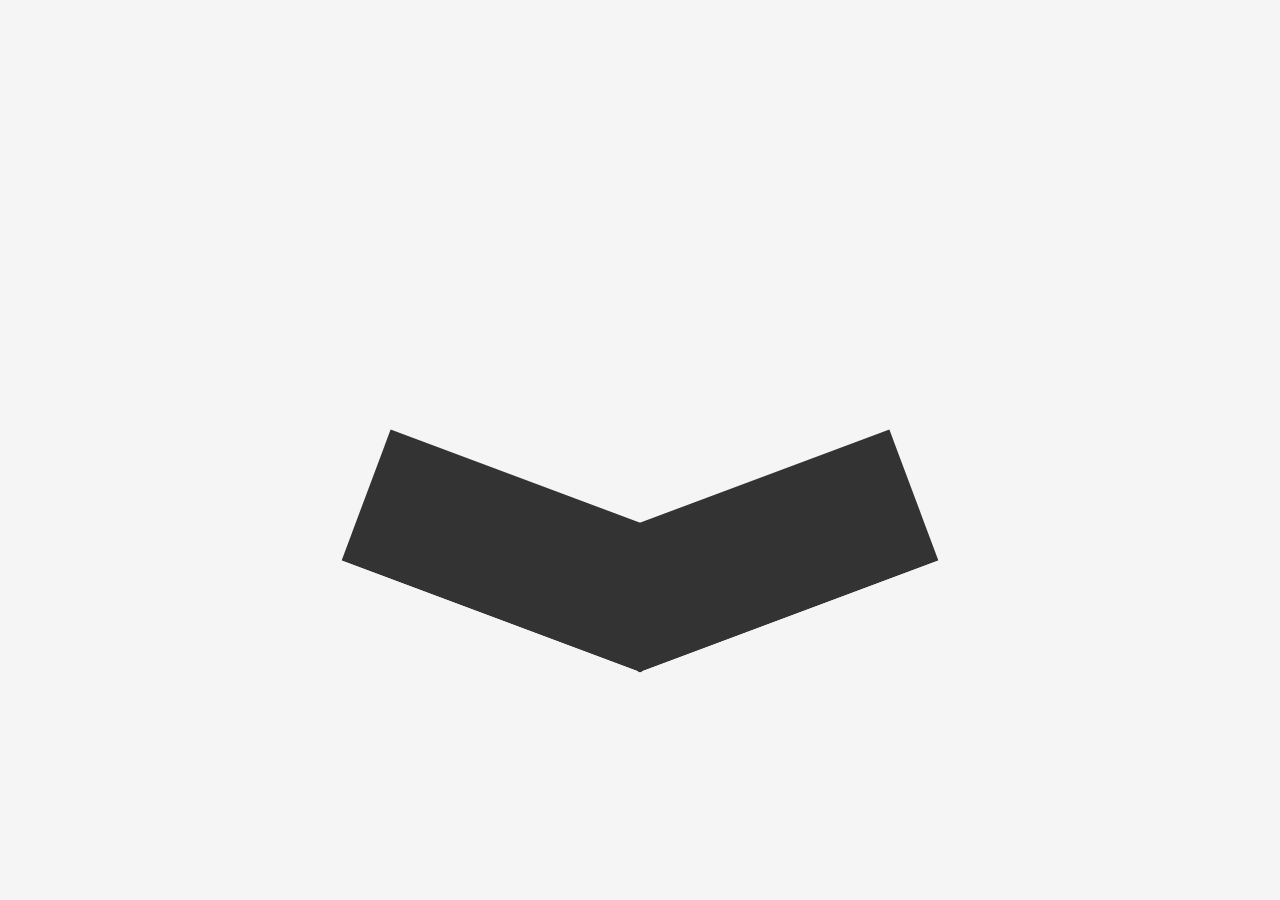
<file: index.html>
<!DOCTYPE html>
<html lang="en">

<head>
    <meta charset="UTF-8" />
    <meta name="viewport" content="width=device-width, initial-scale=1.0" />

    <!-- Fav Icon -->
    <link rel="icon" type="image/png" href="./assets/images/glgmnhs logo.png" />

    <title>GLGMNHS | MOCK-UP</title>

    <!-- Link of Style CSS -->
    <link rel="stylesheet" href="./assets/css/style.css" />
</head>

<body>

    <div class="loader">
        <div class="box box0">
            <div></div>
        </div>
        <div class="box box1">
            <div></div>
        </div>
        <div class="box box2">
            <div></div>
        </div>
        <div class="box box3">
            <div></div>
        </div>
        <div class="box box4">
            <div></div>
        </div>
        <div class="box box5">
            <div></div>
        </div>
        <div class="box box6">
            <div></div>
        </div>
        <div class="box box7">
            <div></div>
        </div>
        <div class="ground">
            <div></div>
        </div>
    </div>

    <!-- To Avoid Copying the Code -->
    <script src="./assets/js/script.js"></script>

    <!-- Loading JavaScript -->
    <script src="./assets/js/loading.js"></script>

</body>

</html>
</file>
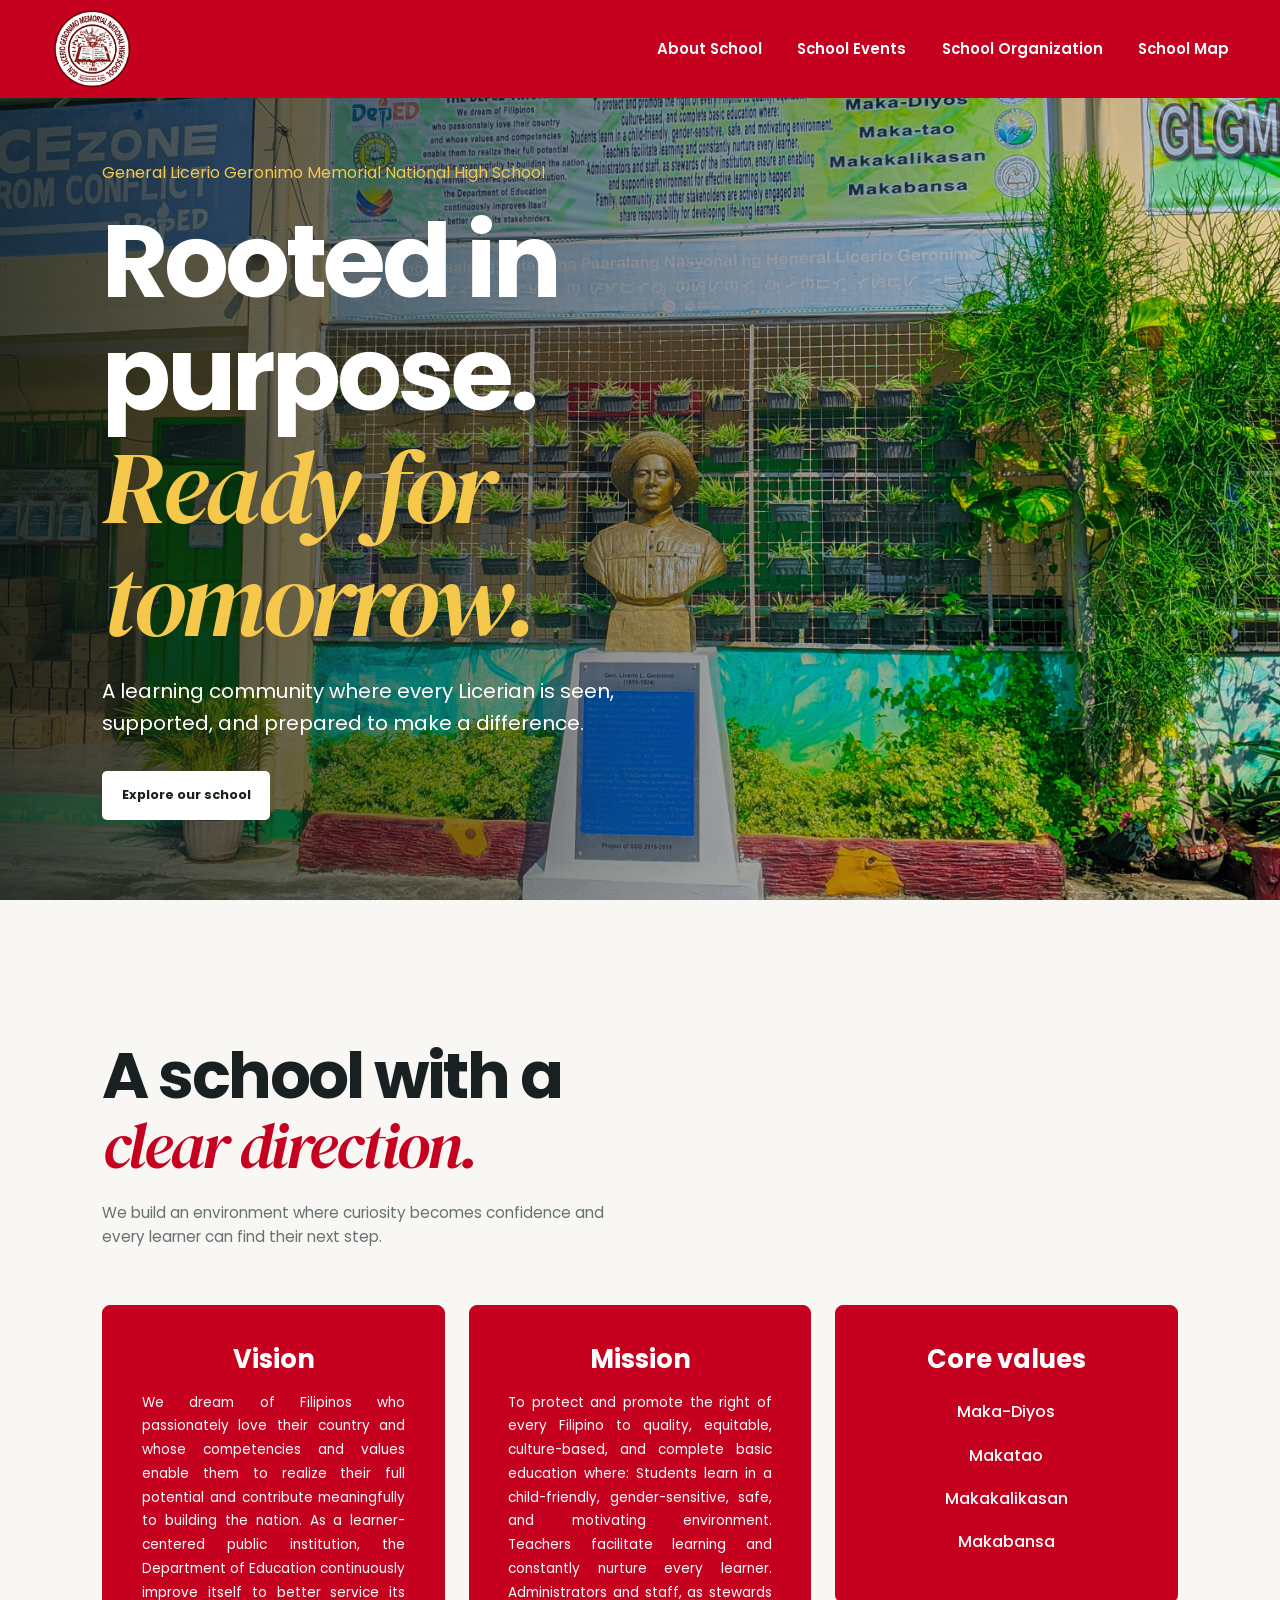
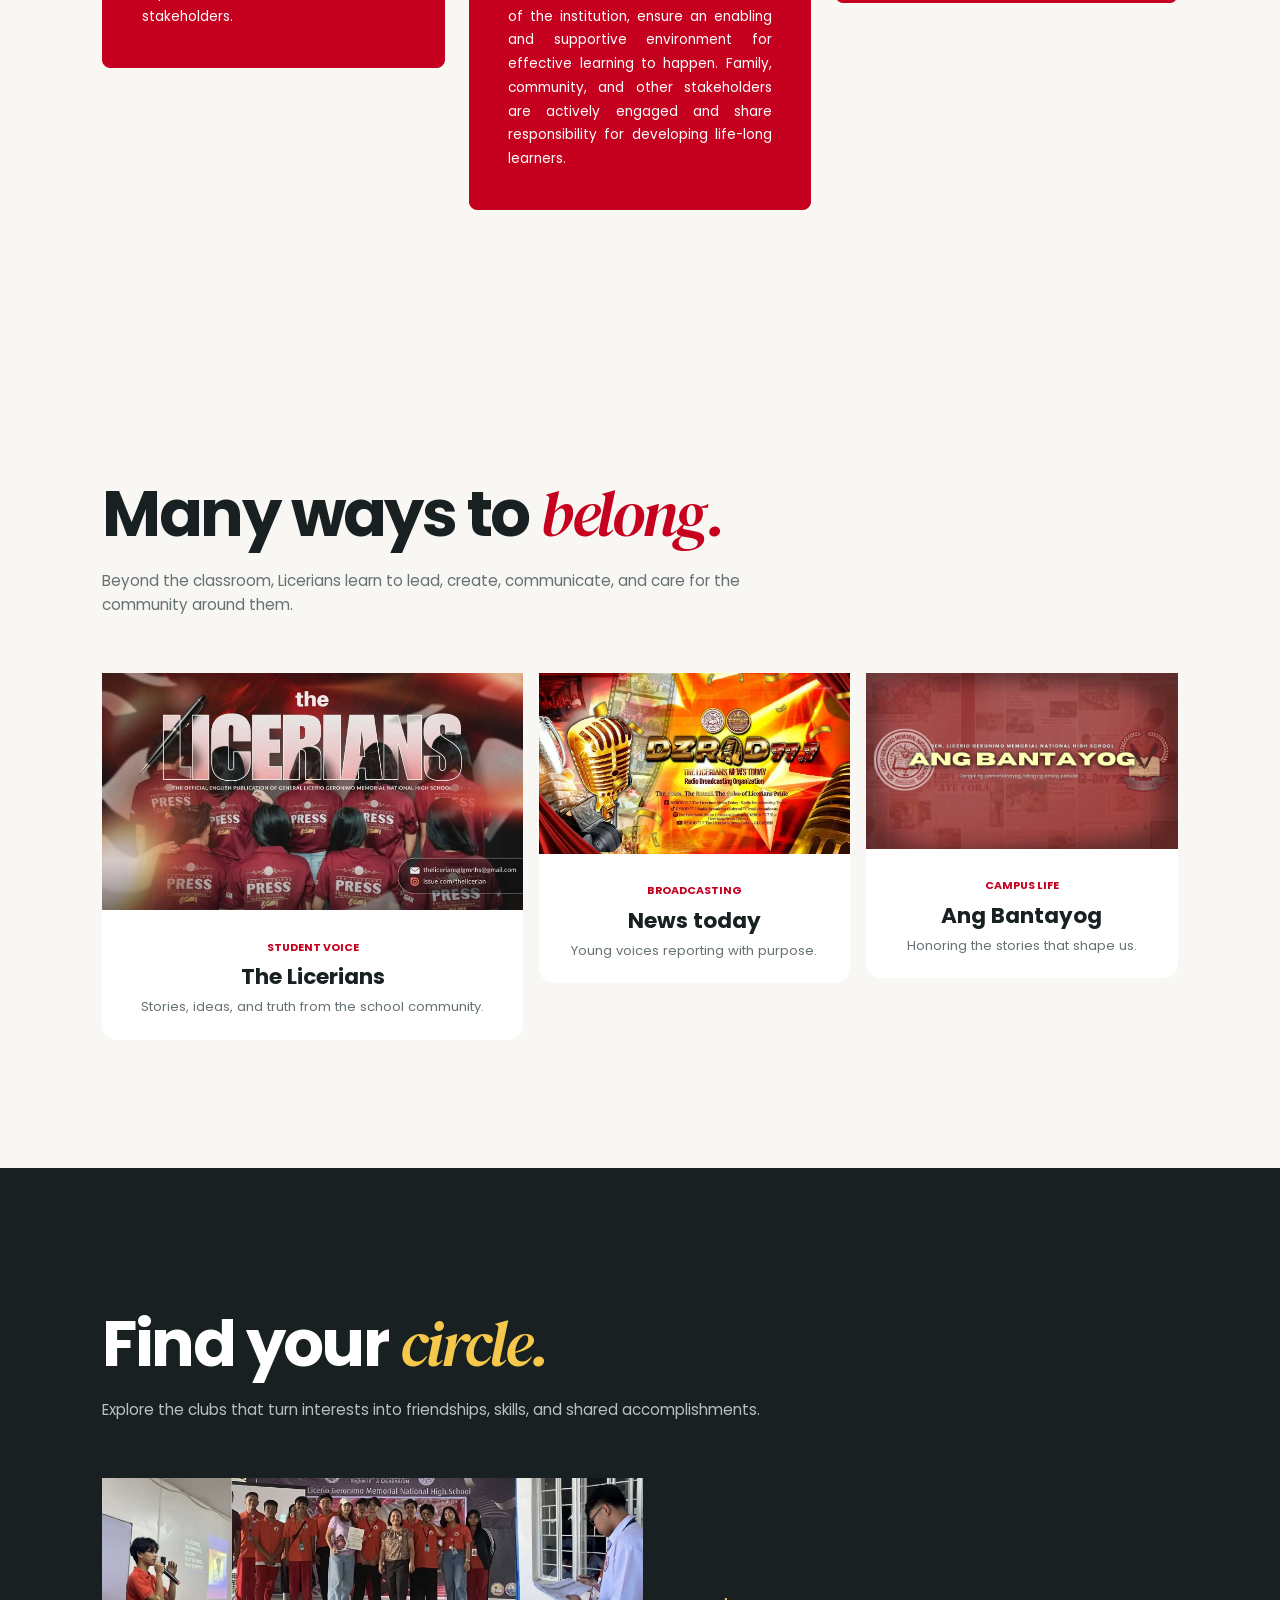
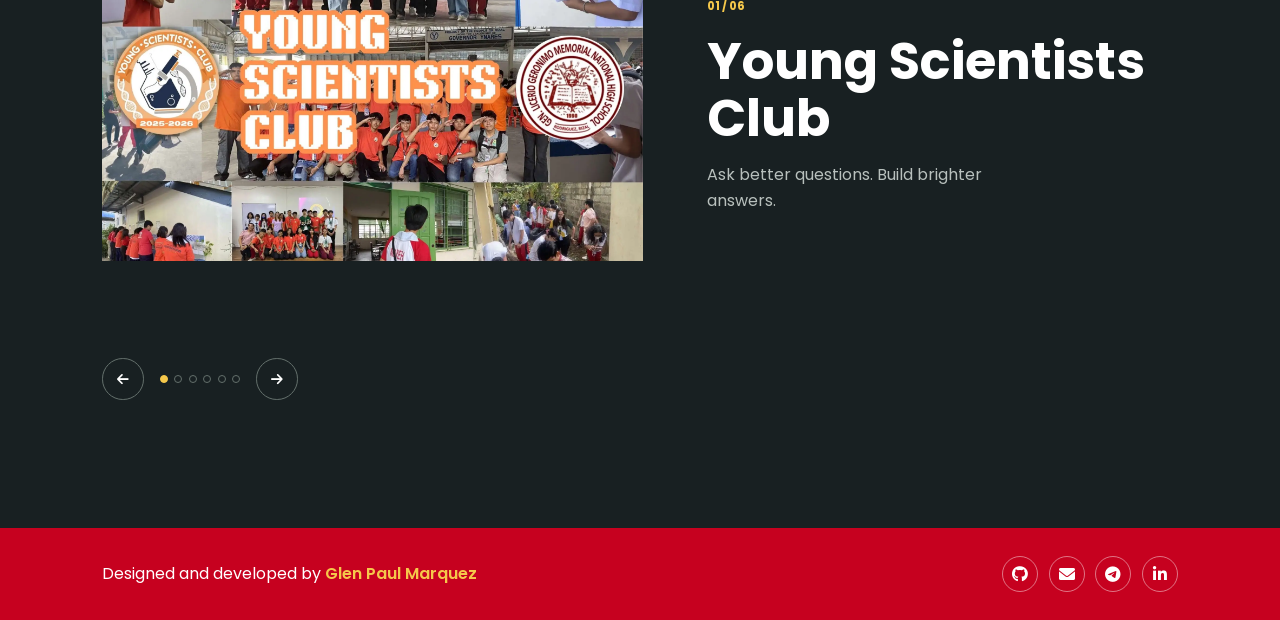
<file: assets/pages/landing-page.html>
<!DOCTYPE html>
<html lang="en">
<head>
    <meta charset="UTF-8" />
    <meta name="viewport" content="width=device-width, initial-scale=1.0" />
    <title>GLGMNHS | MOCK-UP</title>

    <!-- Fav Icon -->
    <link rel="icon" type="image/png" href="../images/glgmnhs logo.png" />

    <!-- CSS Link -->
    <link rel="stylesheet" href="../css/landing-page.css" />

    <!-- Poppins and DM Serif Display fonts from Google Font -->
    <link rel="preconnect" href="https://fonts.googleapis.com" />
    <link rel="preconnect" href="https://fonts.gstatic.com" crossorigin />
    <link
        href="https://fonts.googleapis.com/css2?family=DM+Serif+Display:ital@0;1&family=Poppins:wght@400;500;600;700;800&display=swap"
        rel="stylesheet" />

    <!-- Font Awesome Icons -->
    <link rel="stylesheet" href="https://cdnjs.cloudflare.com/ajax/libs/font-awesome/6.0.0-beta3/css/all.min.css" />
</head>

<body>
    <!-- Header -->
    <header>
        <!-- Navigation Bar -->
        <nav class="nav-bar" aria-label="Main navigation">
            <!-- Logo -->
            <a href="#hero-section" class="brand" aria-label="GLGMNHS home"><img src="../images/glgmnhs logo.png"
                    alt="GLGMNHS logo" class="logo" /></a>

            <ul class="nav-links" id="primary-navigation">
                <li><a href="#about-school">About School</a></li>
                <li><a href="#school-events">School Events</a></li>
                <li><a href="#school-organization">School Organization</a></li>
                <li><a href="../documents/school-map.pdf" target="_blank">School Map</a></li>
            </ul>

            <button class="menu-toggle" type="button" aria-expanded="false" aria-controls="primary-navigation">
                <span class="sr-only">Open navigation menu</span>
                <i class="fa-solid fa-bars" aria-hidden="true"></i>
            </button>
        </nav>
    </header>

    <!-- Main Content -->
    <main>
        <section id="hero-section" class="hero-section">
            <div class="hero-content">
                <p class="eyebrow">General Licerio Geronimo Memorial National High School</p>
                <h1>Rooted in purpose.<br /><em>Ready for tomorrow.</em></h1>
                <p class="hero-description">A learning community where every Licerian is seen, supported, and prepared
                    to make a difference.</p>
                <a href="#about-school" class="button button-light">Explore our school</a>
            </div>
        </section>

        <section id="about-school">
            <div class="section-heading">
                <h2>A school with a<br /><em>clear direction.</em></h2>
                <p>We build an environment where curiosity becomes confidence and every learner can find their next
                    step.</p>
            </div>

            <div class="about-grid">
                <article class="statement-card statement-card-featured">
                    <h3>Vision</h3>
                    <p>We dream of Filipinos
                       who passionately love their country
                       and whose competencies and values
                       enable them to realize their full potential
                       and contribute meaningfully to building the nation.

                       As a learner-centered public institution,
                       the Department of Education continuously improve itself
                       to better service its stakeholders.

                    </p>
                </article>

                <article class="statement-card">
                    <h3>Mission</h3>
                    <p>To protect and promote the right of every Filipino to quality, equitable, culture-based, and complete basic education where:

                    Students learn in a child-friendly, gender-sensitive, safe, and motivating environment.
                    Teachers facilitate learning and constantly nurture every learner.
                    Administrators and staff, as stewards of the institution, ensure an enabling and supportive environment for effective learning to happen.
                    Family, community, and other stakeholders are actively engaged and share responsibility for developing life-long learners.
                    </p>
                </article>

                <article class="statement-card values-card">
                    <h3>Core values</h3>
                    <ul class="values-list">
                        <li><span>Maka-Diyos</span></li>
                        <li><span>Makatao</span></li>
                        <li><span>Makakalikasan</span></li>
                        <li><span>Makabansa</span></li>
                    </ul>
                </article>
            </div>
        </section>

        <section id="school-events">
            <div class="section-heading section-heading-wide">
                <h2>Many ways to <em>belong.</em></h2>
                <p>Beyond the classroom, Licerians learn to lead, create, communicate, and care for the community around
                    them.</p>
            </div>

            <div class="events-grid">
                <a class="event-card event-card-large" href="https://www.facebook.com/profile.php?id=61552173031546" target="_blank"
                    rel="noopener noreferrer" aria-label="Visit The Licerians on Facebook">
                    <img src="../images/The Licerians.webp" alt="The Licerians student publication" />
                    <div class="event-card-content"><span class="event-tag">Student voice</span>
                        <h3>The Licerians</h3>
                        <p>Stories, ideas, and truth from the school community.</p>
                    </div>
                </a>

                <a class="event-card" href="https://www.facebook.com/dzrod77.7" target="_blank" rel="noopener noreferrer"
                    aria-label="Visit News Today on Facebook">
                    <img src="../images/DZROD 77.7 The Licerians News Today - Radio Broadcasting Team.webp"
                        alt="The Licerians radio broadcasting team" />
                    <div class="event-card-content"><span class="event-tag">Broadcasting</span>
                        <h3>News today</h3>
                        <p>Young voices reporting with purpose.</p>
                    </div>
                </a>
                
                <a class="event-card" href="https://www.facebook.com/profile.php?id=100087001908564" target="_blank" rel="noopener noreferrer"
                    aria-label="Visit Ang Bantayog on Facebook">
                    <img src="../images/Glgmnhs - Ang Bantayog.webp" alt="GLGMNHS Ang Bantayog activity" />
                    <div class="event-card-content"><span class="event-tag">Campus life</span>
                        <h3>Ang Bantayog</h3>
                        <p>Honoring the stories that shape us.</p>
                    </div>
                </a>
            </div>
        </section>

        <section id="school-organization">

            <div class="section-heading section-heading-wide">
                <h2>Find your <em>circle.</em></h2>
                <p>Explore the clubs that turn interests into friendships, skills, and shared accomplishments.</p>
            </div>

            <div class="organization-carousel" aria-label="Student organizations carousel">

                <div class="carousel-track">
                    <a class="organization-slide is-active" href="https://www.facebook.com/profile.php?id=61551545549921" target="_blank"
                        rel="noopener noreferrer" aria-label="Visit Young Scientists Club on Facebook"><img
                            src="../images/Glgmnhs - Young Scientists Club.webp" alt="Young Scientists Club" />
                        <div><span>01 / 06</span>
                            <h3>Young Scientists Club</h3>
                            <p>Ask better questions. Build brighter answers.</p>
                        </div>
                    </a>

                    <a class="organization-slide" href="https://www.facebook.com/profile.php?id=61553235361450" target="_blank"
                        rel="noopener noreferrer" aria-label="Visit Pythagoras Society on Facebook"><img
                            src="../images/Glgmnhs - Pythagoras Society.webp"
                            alt="Pythagoras Society" />
                        <div><span>02 / 06</span>
                            <h3>Pythagoras Society</h3>
                            <p>Make sense of the world, one problem at a time.</p>
                        </div>
                    </a>

                    <a class="organization-slide" href="https://www.facebook.com/profile.php?id=61551728897464" target="_blank"
                        rel="noopener noreferrer" aria-label="Visit Licerian Arts Club on Facebook"><img
                            src="../images/Licerian Arts Club.webp"
                            alt="Licerian Arts Club" />
                        <div><span>03 / 06</span>
                            <h3>Licerian Arts Club</h3>
                            <p>Turn imagination into something others can feel.</p>
                        </div>
                    </a>

                    <a class="organization-slide" href="https://www.facebook.com/profile.php?id=61554209640082" target="_blank"
                        rel="noopener noreferrer" aria-label="Visit Future Home Makers on Facebook"><img
                            src="../images/Glgmnhs - Future Home Makers Society -Club.webp"
                            alt="Future Home Makers Society" />
                        <div><span>04 / 06</span>
                            <h3>Future Home Makers</h3>
                            <p>Practical creativity for everyday life.</p>
                        </div>
                    </a>

                    <a class="organization-slide" href="https://www.facebook.com/glgmnhsyfc" target="_blank"
                        rel="noopener noreferrer" aria-label="Visit Young Farmers Club on Facebook"><img
                            src="../images/Glgmnhs - Young Farmers Club.webp"
                            alt="Young Farmers Club" />
                        <div><span>05 / 06</span>
                            <h3>Young Farmers Club</h3>
                            <p>Grow stewardship from the ground up.</p>
                        </div>
                    </a>

                    <a class="organization-slide" href="https://www.facebook.com/profile.php?id=61550994742163" target="_blank"
                        rel="noopener noreferrer" aria-label="Visit Barkada Kontra Droga on Facebook"><img
                            src="../images/Glgmnhs - Barkada Kontra Droga.webp"
                            alt="Barkada Kontra Droga" />
                        <div><span>06 / 06</span>
                            <h3>Barkada Kontra Droga</h3>
                            <p>Choose a healthy path together.</p>
                        </div>
                    </a>
                </div>
                <div class="carousel-controls"><button class="carousel-button" type="button"
                        aria-label="Previous organization"><i class="fa-solid fa-arrow-left"
                            aria-hidden="true"></i></button>
                    <div class="carousel-dots" role="tablist" aria-label="Choose an organization"></div><button
                        class="carousel-button" type="button" aria-label="Next organization"><i
                            class="fa-solid fa-arrow-right" aria-hidden="true"></i></button>
                </div>
            </div>
        </section>
    </main>

    <footer class="site-footer">
        <div class="footer-content">
            <p>Designed and developed by <strong>Glen Paul Marquez</strong></p>

            <nav class="footer-social" aria-label="Contact and social links">
                <a href="https://github.com/glnplmrqz" target="_blank" rel="noopener noreferrer" aria-label="GitHub">
                    <i class="fa-brands fa-github" aria-hidden="true"></i>
                </a>
                <a href="mailto:glenpaulmarquez01@gmail.com" aria-label="Email Glen Paul Marquez">
                    <i class="fa-solid fa-envelope" aria-hidden="true"></i>
                </a>
                <a href="https://t.me/glnplmrqz" target="_blank" rel="noopener noreferrer" aria-label="Telegram">
                    <i class="fa-brands fa-telegram" aria-hidden="true"></i>
                </a>
                <a href="https://www.linkedin.com/in/glnplmrqz" target="_blank" rel="noopener noreferrer" aria-label="LinkedIn">
                    <i class="fa-brands fa-linkedin-in" aria-hidden="true"></i>
                </a>
            </nav>
        </div>
    </footer>
    <script src="../js/script.js"></script>
    <script src="../js/navigation.js"></script>
    <script src="../js/carousel.js"></script>
</body>

</html>
</file>
<file: assets/css/style.css>
* {
    margin: 0;
    padding: 0;
    box-sizing: border-box;
}

body {
  background-color: #f5f5f5;
  min-height: 100vh;
  display: flex;
  justify-content: center;
  align-items: center;
}
 
.loader {
  --duration: 3s;
  --primary: #c6011f;
  --primary-light: #c6011f;
  --primary-rgba: rgba(39, 94, 254, 0);
  width: 200px;
  height: 320px;
  position: relative;
  transform-style: preserve-3d;
}

@media (max-width: 480px) {
  .loader {
    zoom: 0.44;
  }
}

.loader:before, .loader:after {
  --r: 20.5deg;
  content: "";
  width: 320px;
  height: 140px;
  position: absolute;
  right: 32%;
  bottom: -11px;
  background: #333;
  transform: translateZ(200px) rotate(var(--r));
  -webkit-animation: mask var(--duration) linear forwards infinite;
  animation: mask var(--duration) linear forwards infinite;
}

.loader:after {
  --r: -20.5deg;
  right: auto;
  left: 32%;
}

.loader .ground {
  position: absolute;
  left: -50px;
  bottom: -120px;
  transform-style: preserve-3d;
  transform: rotateY(-47deg) rotateX(-15deg) rotateZ(15deg) scale(1);
}

.loader .ground div {
  transform: rotateX(90deg) rotateY(0deg) translate(-48px, -120px) translateZ(100px) scale(0);
  width: 200px;
  height: 200px;
  background: var(--primary);
  background: linear-gradient(45deg, var(--primary) 0%, var(--primary) 50%, var(--primary-light) 50%, var(--primary-light) 100%);
  transform-style: preserve-3d;
  -webkit-animation: ground var(--duration) linear forwards infinite;
  animation: ground var(--duration) linear forwards infinite;
}

.loader .ground div:before, .loader .ground div:after {
  --rx: 90deg;
  --ry: 0deg;
  --x: 44px;
  --y: 162px;
  --z: -50px;
  content: "";
  width: 156px;
  height: 300px;
  opacity: 0;
  background: linear-gradient(var(--primary), var(--primary-rgba));
  position: absolute;
  transform: rotateX(var(--rx)) rotateY(var(--ry)) translate(var(--x), var(--y)) translateZ(var(--z));
  -webkit-animation: ground-shine var(--duration) linear forwards infinite;
  animation: ground-shine var(--duration) linear forwards infinite;
}

.loader .ground div:after {
  --rx: 90deg;
  --ry: 90deg;
  --x: 0;
  --y: 177px;
  --z: 150px;
}

.loader .box {
  --x: 0;
  --y: 0;
  position: absolute;
  -webkit-animation: var(--duration) linear forwards infinite;
  animation: var(--duration) linear forwards infinite;
  transform: translate(var(--x), var(--y));
}

.loader .box div {
  background-color: var(--primary);
  width: 48px;
  height: 48px;
  position: relative;
  transform-style: preserve-3d;
  -webkit-animation: var(--duration) ease forwards infinite;
  animation: var(--duration) ease forwards infinite;
  transform: rotateY(-47deg) rotateX(-15deg) rotateZ(15deg) scale(0);
}

.loader .box div:before, .loader .box div:after {
  --rx: 90deg;
  --ry: 0deg;
  --z: 24px;
  --y: -24px;
  --x: 0;
  content: "";
  position: absolute;
  background-color: inherit;
  width: inherit;
  height: inherit;
  transform: rotateX(var(--rx)) rotateY(var(--ry)) translate(var(--x), var(--y)) translateZ(var(--z));
  filter: brightness(var(--b, 1.2));
}

.loader .box div:after {
  --rx: 0deg;
  --ry: 90deg;
  --x: 24px;
  --y: 0;
  --b: 1.4;
}

.loader .box.box0 {
  --x: -220px;
  --y: -120px;
  left: 58px;
  top: 108px;
}

.loader .box.box1 {
  --x: -260px;
  --y: 120px;
  left: 25px;
  top: 120px;
}

.loader .box.box2 {
  --x: 120px;
  --y: -190px;
  left: 58px;
  top: 64px;
}

.loader .box.box3 {
  --x: 280px;
  --y: -40px;
  left: 91px;
  top: 120px;
}

.loader .box.box4 {
  --x: 60px;
  --y: 200px;
  left: 58px;
  top: 132px;
}

.loader .box.box5 {
  --x: -220px;
  --y: -120px;
  left: 25px;
  top: 76px;
}

.loader .box.box6 {
  --x: -260px;
  --y: 120px;
  left: 91px;
  top: 76px;
}

.loader .box.box7 {
  --x: -240px;
  --y: 200px;
  left: 58px;
  top: 87px;
}

.loader .box0 {
  -webkit-animation-name: box-move0;
  animation-name: box-move0;
}

.loader .box0 div {
  -webkit-animation-name: box-scale0;
  animation-name: box-scale0;
}

.loader .box1 {
  -webkit-animation-name: box-move1;
  animation-name: box-move1;
}

.loader .box1 div {
  -webkit-animation-name: box-scale1;
  animation-name: box-scale1;
}

.loader .box2 {
  -webkit-animation-name: box-move2;
  animation-name: box-move2;
}

.loader .box2 div {
  -webkit-animation-name: box-scale2;
  animation-name: box-scale2;
}

.loader .box3 {
  -webkit-animation-name: box-move3;
  animation-name: box-move3;
}

.loader .box3 div {
  -webkit-animation-name: box-scale3;
  animation-name: box-scale3;
}

.loader .box4 {
  -webkit-animation-name: box-move4;
  animation-name: box-move4;
}

.loader .box4 div {
  -webkit-animation-name: box-scale4;
  animation-name: box-scale4;
}

.loader .box5 {
  -webkit-animation-name: box-move5;
  animation-name: box-move5;
}

.loader .box5 div {
  -webkit-animation-name: box-scale5;
  animation-name: box-scale5;
}

.loader .box6 {
  -webkit-animation-name: box-move6;
  animation-name: box-move6;
}

.loader .box6 div {
  -webkit-animation-name: box-scale6;
  animation-name: box-scale6;
}

.loader .box7 {
  -webkit-animation-name: box-move7;
  animation-name: box-move7;
}

.loader .box7 div {
  -webkit-animation-name: box-scale7;
  animation-name: box-scale7;
}

@-webkit-keyframes box-move0 {
  12% {
    transform: translate(var(--x), var(--y));
  }

  25%, 52% {
    transform: translate(0, 0);
  }

  80% {
    transform: translate(0, -32px);
  }

  90%, 100% {
    transform: translate(0, 188px);
  }
}

@keyframes box-move0 {
  12% {
    transform: translate(var(--x), var(--y));
  }

  25%, 52% {
    transform: translate(0, 0);
  }

  80% {
    transform: translate(0, -32px);
  }

  90%, 100% {
    transform: translate(0, 188px);
  }
}

@-webkit-keyframes box-scale0 {
  6% {
    transform: rotateY(-47deg) rotateX(-15deg) rotateZ(15deg) scale(0);
  }

  14%, 100% {
    transform: rotateY(-47deg) rotateX(-15deg) rotateZ(15deg) scale(1);
  }
}

@keyframes box-scale0 {
  6% {
    transform: rotateY(-47deg) rotateX(-15deg) rotateZ(15deg) scale(0);
  }

  14%, 100% {
    transform: rotateY(-47deg) rotateX(-15deg) rotateZ(15deg) scale(1);
  }
}

@-webkit-keyframes box-move1 {
  16% {
    transform: translate(var(--x), var(--y));
  }

  29%, 52% {
    transform: translate(0, 0);
  }

  80% {
    transform: translate(0, -32px);
  }

  90%, 100% {
    transform: translate(0, 188px);
  }
}

@keyframes box-move1 {
  16% {
    transform: translate(var(--x), var(--y));
  }

  29%, 52% {
    transform: translate(0, 0);
  }

  80% {
    transform: translate(0, -32px);
  }

  90%, 100% {
    transform: translate(0, 188px);
  }
}

@-webkit-keyframes box-scale1 {
  10% {
    transform: rotateY(-47deg) rotateX(-15deg) rotateZ(15deg) scale(0);
  }

  18%, 100% {
    transform: rotateY(-47deg) rotateX(-15deg) rotateZ(15deg) scale(1);
  }
}

@keyframes box-scale1 {
  10% {
    transform: rotateY(-47deg) rotateX(-15deg) rotateZ(15deg) scale(0);
  }

  18%, 100% {
    transform: rotateY(-47deg) rotateX(-15deg) rotateZ(15deg) scale(1);
  }
}

@-webkit-keyframes box-move2 {
  20% {
    transform: translate(var(--x), var(--y));
  }

  33%, 52% {
    transform: translate(0, 0);
  }

  80% {
    transform: translate(0, -32px);
  }

  90%, 100% {
    transform: translate(0, 188px);
  }
}

@keyframes box-move2 {
  20% {
    transform: translate(var(--x), var(--y));
  }

  33%, 52% {
    transform: translate(0, 0);
  }

  80% {
    transform: translate(0, -32px);
  }

  90%, 100% {
    transform: translate(0, 188px);
  }
}

@-webkit-keyframes box-scale2 {
  14% {
    transform: rotateY(-47deg) rotateX(-15deg) rotateZ(15deg) scale(0);
  }

  22%, 100% {
    transform: rotateY(-47deg) rotateX(-15deg) rotateZ(15deg) scale(1);
  }
}

@keyframes box-scale2 {
  14% {
    transform: rotateY(-47deg) rotateX(-15deg) rotateZ(15deg) scale(0);
  }

  22%, 100% {
    transform: rotateY(-47deg) rotateX(-15deg) rotateZ(15deg) scale(1);
  }
}

@-webkit-keyframes box-move3 {
  24% {
    transform: translate(var(--x), var(--y));
  }

  37%, 52% {
    transform: translate(0, 0);
  }

  80% {
    transform: translate(0, -32px);
  }

  90%, 100% {
    transform: translate(0, 188px);
  }
}

@keyframes box-move3 {
  24% {
    transform: translate(var(--x), var(--y));
  }

  37%, 52% {
    transform: translate(0, 0);
  }

  80% {
    transform: translate(0, -32px);
  }

  90%, 100% {
    transform: translate(0, 188px);
  }
}

@-webkit-keyframes box-scale3 {
  18% {
    transform: rotateY(-47deg) rotateX(-15deg) rotateZ(15deg) scale(0);
  }

  26%, 100% {
    transform: rotateY(-47deg) rotateX(-15deg) rotateZ(15deg) scale(1);
  }
}

@keyframes box-scale3 {
  18% {
    transform: rotateY(-47deg) rotateX(-15deg) rotateZ(15deg) scale(0);
  }

  26%, 100% {
    transform: rotateY(-47deg) rotateX(-15deg) rotateZ(15deg) scale(1);
  }
}

@-webkit-keyframes box-move4 {
  28% {
    transform: translate(var(--x), var(--y));
  }

  41%, 52% {
    transform: translate(0, 0);
  }

  80% {
    transform: translate(0, -32px);
  }

  90%, 100% {
    transform: translate(0, 188px);
  }
}

@keyframes box-move4 {
  28% {
    transform: translate(var(--x), var(--y));
  }

  41%, 52% {
    transform: translate(0, 0);
  }

  80% {
    transform: translate(0, -32px);
  }

  90%, 100% {
    transform: translate(0, 188px);
  }
}

@-webkit-keyframes box-scale4 {
  22% {
    transform: rotateY(-47deg) rotateX(-15deg) rotateZ(15deg) scale(0);
  }

  30%, 100% {
    transform: rotateY(-47deg) rotateX(-15deg) rotateZ(15deg) scale(1);
  }
}

@keyframes box-scale4 {
  22% {
    transform: rotateY(-47deg) rotateX(-15deg) rotateZ(15deg) scale(0);
  }

  30%, 100% {
    transform: rotateY(-47deg) rotateX(-15deg) rotateZ(15deg) scale(1);
  }
}

@-webkit-keyframes box-move5 {
  32% {
    transform: translate(var(--x), var(--y));
  }

  45%, 52% {
    transform: translate(0, 0);
  }

  80% {
    transform: translate(0, -32px);
  }

  90%, 100% {
    transform: translate(0, 188px);
  }
}

@keyframes box-move5 {
  32% {
    transform: translate(var(--x), var(--y));
  }

  45%, 52% {
    transform: translate(0, 0);
  }

  80% {
    transform: translate(0, -32px);
  }

  90%, 100% {
    transform: translate(0, 188px);
  }
}

@-webkit-keyframes box-scale5 {
  26% {
    transform: rotateY(-47deg) rotateX(-15deg) rotateZ(15deg) scale(0);
  }

  34%, 100% {
    transform: rotateY(-47deg) rotateX(-15deg) rotateZ(15deg) scale(1);
  }
}

@keyframes box-scale5 {
  26% {
    transform: rotateY(-47deg) rotateX(-15deg) rotateZ(15deg) scale(0);
  }

  34%, 100% {
    transform: rotateY(-47deg) rotateX(-15deg) rotateZ(15deg) scale(1);
  }
}

@-webkit-keyframes box-move6 {
  36% {
    transform: translate(var(--x), var(--y));
  }

  49%, 52% {
    transform: translate(0, 0);
  }

  80% {
    transform: translate(0, -32px);
  }

  90%, 100% {
    transform: translate(0, 188px);
  }
}

@keyframes box-move6 {
  36% {
    transform: translate(var(--x), var(--y));
  }

  49%, 52% {
    transform: translate(0, 0);
  }

  80% {
    transform: translate(0, -32px);
  }

  90%, 100% {
    transform: translate(0, 188px);
  }
}

@-webkit-keyframes box-scale6 {
  30% {
    transform: rotateY(-47deg) rotateX(-15deg) rotateZ(15deg) scale(0);
  }

  38%, 100% {
    transform: rotateY(-47deg) rotateX(-15deg) rotateZ(15deg) scale(1);
  }
}

@keyframes box-scale6 {
  30% {
    transform: rotateY(-47deg) rotateX(-15deg) rotateZ(15deg) scale(0);
  }

  38%, 100% {
    transform: rotateY(-47deg) rotateX(-15deg) rotateZ(15deg) scale(1);
  }
}

@-webkit-keyframes box-move7 {
  40% {
    transform: translate(var(--x), var(--y));
  }

  53%, 52% {
    transform: translate(0, 0);
  }

  80% {
    transform: translate(0, -32px);
  }

  90%, 100% {
    transform: translate(0, 188px);
  }
}

@keyframes box-move7 {
  40% {
    transform: translate(var(--x), var(--y));
  }

  53%, 52% {
    transform: translate(0, 0);
  }

  80% {
    transform: translate(0, -32px);
  }

  90%, 100% {
    transform: translate(0, 188px);
  }
}

@-webkit-keyframes box-scale7 {
  34% {
    transform: rotateY(-47deg) rotateX(-15deg) rotateZ(15deg) scale(0);
  }

  42%, 100% {
    transform: rotateY(-47deg) rotateX(-15deg) rotateZ(15deg) scale(1);
  }
}

@keyframes box-scale7 {
  34% {
    transform: rotateY(-47deg) rotateX(-15deg) rotateZ(15deg) scale(0);
  }

  42%, 100% {
    transform: rotateY(-47deg) rotateX(-15deg) rotateZ(15deg) scale(1);
  }
}

@-webkit-keyframes ground {
  0%, 65% {
    transform: rotateX(90deg) rotateY(0deg) translate(-48px, -120px) translateZ(100px) scale(0);
  }

  75%, 90% {
    transform: rotateX(90deg) rotateY(0deg) translate(-48px, -120px) translateZ(100px) scale(1);
  }

  100% {
    transform: rotateX(90deg) rotateY(0deg) translate(-48px, -120px) translateZ(100px) scale(0);
  }
}

@keyframes ground {
  0%, 65% {
    transform: rotateX(90deg) rotateY(0deg) translate(-48px, -120px) translateZ(100px) scale(0);
  }

  75%, 90% {
    transform: rotateX(90deg) rotateY(0deg) translate(-48px, -120px) translateZ(100px) scale(1);
  }

  100% {
    transform: rotateX(90deg) rotateY(0deg) translate(-48px, -120px) translateZ(100px) scale(0);
  }
}

@-webkit-keyframes ground-shine {
  0%, 70% {
    opacity: 0;
  }

  75%, 87% {
    opacity: 0.2;
  }

  100% {
    opacity: 0;
  }
}

@keyframes ground-shine {
  0%, 70% {
    opacity: 0;
  }

  75%, 87% {
    opacity: 0.2;
  }

  100% {
    opacity: 0;
  }
}

@-webkit-keyframes mask {
  0%, 65% {
    opacity: 0;
  }

  66%, 100% {
    opacity: 1;
  }
}

@keyframes mask {
  0%, 65% {
    opacity: 0;
  }

  66%, 100% {
    opacity: 1;
  }
}
</file>
<file: assets/css/landing-page.css>
* {
  margin: 0;
  padding: 0;
  box-sizing: border-box;
  scroll-behavior: smooth;
}

:root {
  --red: #c6011f;
  --ink: #182022;
  --muted: #667174;
  --cream: #f8f7f3;
  --line: #dfe3df;
  --yellow: #f5c84b;
}

body {
  background: var(--cream);
  color: var(--ink);
  font-family: "Poppins", sans-serif;
  line-height: 1.6;
}

img {
  display: block;
  max-width: 100%;
}

.sr-only {
  border: 0;
  clip: rect(0, 0, 0, 0);
  height: 1px;
  margin: -1px;
  overflow: hidden;
  padding: 0;
  position: absolute;
  white-space: nowrap;
  width: 1px;
}

.nav-bar {
  align-items: center;
  background: var(--red);
  display: flex;
  justify-content: space-between;
  padding: 0.5rem clamp(1rem, 4vw, 3.5rem);
  position: fixed;
  width: 100%;
  z-index: 10;
}

.brand,
.logo {
  display: block;
}

.logo {
  width: clamp(60px, 7vw, 82px);
}

.nav-links {
  display: flex;
  gap: clamp(0.8rem, 3vw, 2.2rem);
  list-style: none;
}

.nav-links a {
  color: white;
  font-size: 0.93rem;
  font-weight: 600;
  text-decoration: none;
  transition: color 0.3s ease-in-out;
}

.nav-links a:hover,
.nav-links a:focus-visible {
  color: var(--yellow);
}

.menu-toggle {
  display: none;
}

.hero-section {
  align-items: flex-end;
  background:
    linear-gradient(90deg, rgb(10 20 17 / 0.78), rgb(10 20 17 / 0.1)),
    url("../images/glgmnhs-background.webp") center / cover no-repeat;
  color: white;
  display: flex;
  min-height: 100vh;
  padding: 9rem clamp(1.25rem, 8vw, 8rem) 5rem;
  position: relative;
}

.hero-content {
  max-width: 44rem;
}

.hero-section .eyebrow {
  color: var(--yellow);
  max-width: 30rem;
}

h1,
h2,
h3 {
  line-height: 1.1;
}

h1,
h2 {
  font-weight: 700;
  letter-spacing: -0.04em;
}

h1 {
  font-size: clamp(3.1rem, 8vw, 7.5rem);
  margin: 1.2rem 0;
}

h1 em,
h2 em {
  color: var(--red);
  font-family: "DM Serif Display", Georgia, serif;
  font-weight: 400;
}

.hero-section h1 em,
#school-organization h2 em {
  color: var(--yellow);
}

.hero-description {
  font-size: clamp(1rem, 1.8vw, 1.25rem);
  max-width: 34rem;
}

.button {
  display: inline-flex;
  gap: 0.75rem;
  margin-top: 2rem;
  padding: 0.9rem 1.2rem;
  text-decoration: none;
}

.button-light {
  background: white;
  color: var(--ink);
  font-size: 0.8rem;
  font-weight: 700;
  border-radius: 5px;
  transition: 0.3s ease-in-out;
}

.button-light:hover {
  background: var(--yellow);
}

.button-light:focus-visible,
.nav-links a:focus-visible,
.carousel-button:focus-visible,
.carousel-dot:focus-visible {
  outline: 3px solid var(--yellow);
  outline-offset: 3px;
}

section:not(.hero-section) {
  padding: clamp(5rem, 10vw, 9rem) clamp(1.25rem, 8vw, 8rem);
}

#about-school {
  background: var(--cream);
}

.section-heading {
  margin-bottom: 3.5rem;
  max-width: 33rem;
}

.section-heading h2 {
  font-size: clamp(2.7rem, 5vw, 5rem);
  margin: 0.8rem 0 1.2rem;
}

.section-heading > p:last-child {
  color: var(--muted);
  font-size: 0.95rem;
}

.about-grid {
  align-items: start;
  display: grid;
  gap: clamp(1rem, 2vw, 1.5rem);
  grid-template-columns: repeat(3, minmax(0, 1fr));
}

.statement-card {
  align-items: center;
  background: var(--red);
  border: 1px solid var(--red);
  border-radius: 8px;
  color: white;
  display: flex;
  flex-direction: column;
  height: fit-content;
  padding: clamp(1.75rem, 3vw, 2.75rem);
  text-align: center;
  transition: box-shadow 0.25s ease, transform 0.25s ease;
}

.statement-card:hover {
  box-shadow: 0 1rem 2rem rgb(198 1 31 / 0.18);
  transform: translateY(-0.35rem);
}

.statement-card h3 {
  font-size: clamp(1.4rem, 2vw, 1.7rem);
  margin-bottom: 1.1rem;
}

.statement-card p {
  color: white;
  font-size: 0.85rem;
  line-height: 1.75;
  max-width: 30rem;
  text-align: justify;
}

.values-list {
  list-style: none;
  width: 100%;
}

.values-list li {
  display: flex;
  justify-content: center;
  padding: 0.55rem 0;
}

.values-list span {
  font-size: 1rem;
  font-weight: 500;
}

#school-events {
  background: var(--cream);
}

.section-heading-wide {
  max-width: 43rem;
}

.events-grid {
  display: grid;
  gap: 1rem;
  grid-template-columns: 1.35fr 1fr 1fr;
}

.event-card {
  background: white;
  color: inherit;
  display: block;
  text-decoration: none;
  border-radius: 15px;
  transition: box-shadow 0.25s ease, transform 0.25s ease;
  height: fit-content;
}

.event-card:hover {
  box-shadow: 0 1rem 2rem rgb(24 32 34 / 0.1);
  transform: translateY(-0.35rem);
}

.event-card img {
  height: auto;
  width: 100%;
}

.event-card-content {
  text-align: center;
  padding: 1.4rem;
}

.event-tag {
  color: var(--red);
  font-size: 0.68rem;
  font-weight: 700;
  text-transform: uppercase;
}

.event-card h3 {
  font-size: 1.35rem;
  margin: 0.45rem 0;
}

.event-card p {
  color: var(--muted);
  font-size: 0.82rem;
}

#school-organization {
  background: var(--ink);
  color: white;
}

#school-organization .eyebrow {
  color: var(--yellow);
}

#school-organization .section-heading > p:last-child {
  color: #b8c0bd;
}

.site-footer {
  background: var(--red);
  color: white;
  padding: 1.75rem clamp(1.25rem, 8vw, 8rem);
}

.footer-content {
  align-items: center;
  display: flex;
  gap: 1.5rem;
  justify-content: space-between;
}

.footer-content p {
  font-size: 1rem;
}

.footer-content strong {
  font-weight: 600;
  color: var(--yellow);
}

.footer-social {
  display: flex;
  gap: 0.65rem;
}

.footer-social a {
  align-items: center;
  border: 1px solid rgb(255 255 255 / 0.45);
  border-radius: 50%;
  color: white;
  display: inline-flex;
  height: 2.25rem;
  justify-content: center;
  text-decoration: none;
  transition: all 0.3s ease-in-out;
  width: 2.25rem;
}

.footer-social a:hover,
.footer-social a:focus-visible {
  background: white;
  color: #333;
}

.organization-carousel {
  margin: 0 auto;
  max-width: 72rem;
}

.carousel-track {
  min-height: 28rem;
  position: relative;
}

.organization-slide {
  color: inherit;
  display: grid;
  gap: clamp(1.5rem, 5vw, 5rem);
  grid-template-columns: 1.15fr 1fr;
  inset: 0;
  opacity: 0;
  pointer-events: none;
  position: absolute;
  text-decoration: none;
  transform: translateX(1rem);
  transition:
    opacity 0.35s ease,
    transform 0.35s ease;
}
.organization-slide.is-active {
  opacity: 1;
  pointer-events: auto;
  transform: translateX(0);
}
.organization-slide img {
  height: auto;
  width: 100%;
}
.organization-slide > div {
  align-self: center;
}

.organization-slide span {
  color: var(--yellow);
  font-size: 0.72rem;
  font-weight: 700;
}

.organization-slide h3 {
  font-size: clamp(2rem, 4vw, 4rem);
  margin: 1rem 0;
}

.organization-slide p {
  color: #b8c0bd;
  max-width: 20rem;
}

.carousel-controls {
  align-items: center;
  display: flex;
  gap: 1rem;
  margin-top: 2rem;
}

.carousel-button,
.carousel-dot {
  background: transparent;
  border: 1px solid #64706c;
  color: white;
  cursor: pointer;
}
.carousel-button {
  height: 2.6rem;
  width: 2.6rem;
  border-radius: 50%;
  transition: all 0.3s ease-in;
}
.carousel-button:hover,
.carousel-button:focus-visible {
  background: var(--red);
  border-color: var(--red);
}
.carousel-dots {
  display: flex;
  gap: 0.4rem;
}
.carousel-dot {
  border-radius: 50%;
  height: 0.5rem;
  padding: 0;
  width: 0.5rem;
}
.carousel-dot.is-active {
  background: var(--yellow);
  border-color: var(--yellow);
}

@media (max-width: 800px) {
  .about-grid,
  .events-grid {
    grid-template-columns: 1fr;
  }
  .organization-slide {
    grid-template-columns: 1fr;
  }
  .organization-slide img {
    height: auto;
  }
  .carousel-track {
    min-height: 39rem;
  }
  .statement-card {
    height: auto;
  }

  .card-number {
    margin-bottom: 2rem;
  }

  .footer-content p {
    font-size: 0.75rem;
  }
}


@media (max-width: 520px) {
  .footer-content {
    flex-direction: column;
    gap: 1rem;
    text-align: center;
  }

  .menu-toggle {
    background: transparent;
    border: 0;
    color: white;
    cursor: pointer;
    display: block;
    font-size: 1.25rem;
    padding: 0.5rem;
  }

  .nav-bar {
    flex-wrap: wrap;
  }

  .nav-links {
    background: var(--red);
    display: none;
    flex-direction: column;
    gap: 0;
    left: 0;
    padding: 0.5rem 1.25rem 1rem;
    text-align: center;
    position: absolute;
    top: 100%;
    width: 100%;
  }

  .nav-bar.nav-open .nav-links {
    display: flex;
  }

  .nav-links a {
    display: block;
    font-size: 0.8rem;
    padding: 0.7rem 0;
    transition: background-color 0.2s ease, color 0.2s ease;
  }

  .nav-links a:hover,
  .nav-links a:focus-visible {
    background-color: var(--yellow);
    color: var(--red);
  }

  .hero-section {
    padding-left: 1.25rem;
  }
  .hero-caption {
    display: none;
  }
  section:not(.hero-section) {
    padding-left: 1.25rem;
    padding-right: 1.25rem;
  }
}
</file>
